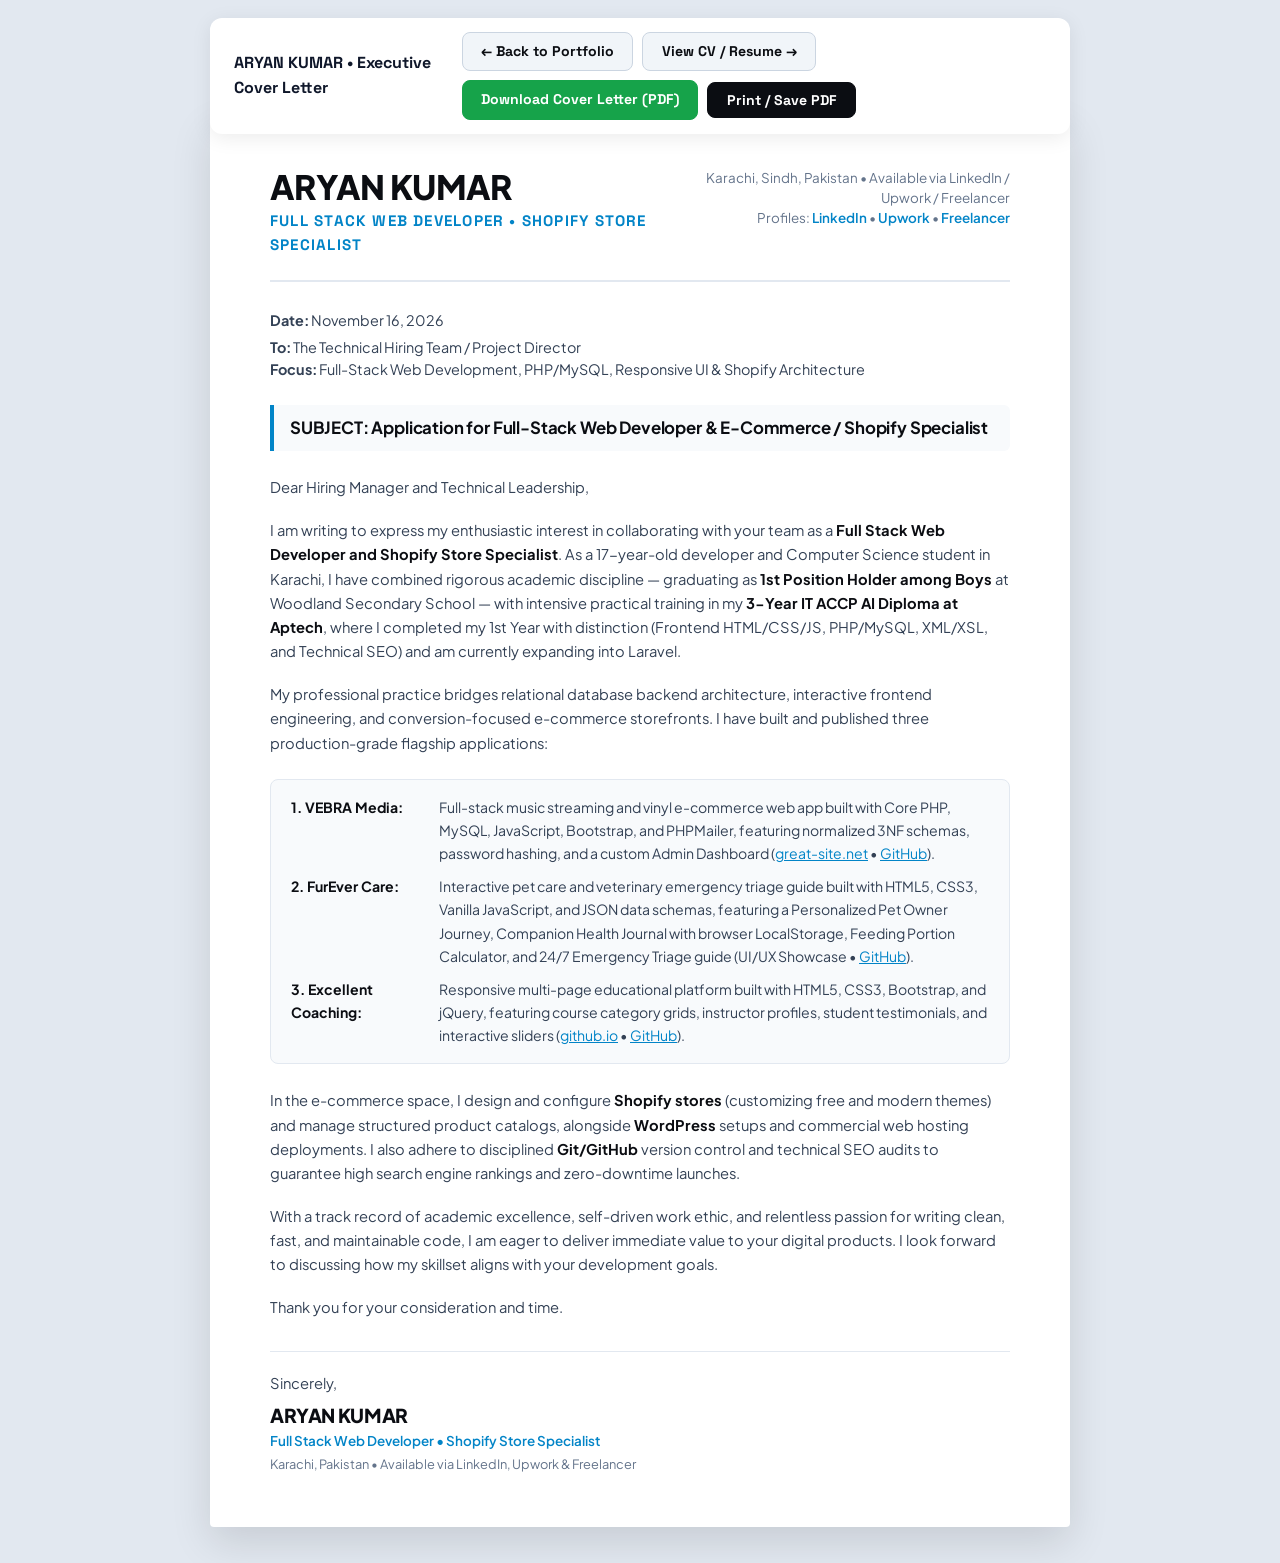
<file: cover-letter.html>
<!DOCTYPE html>
<html lang="en">
<head>
    <meta charset="UTF-8">
    <meta name="viewport" content="width=device-width, initial-scale=1.0">
    <title>ARYAN KUMAR — Executive Cover Letter | Full Stack Web &amp; E-Commerce Developer</title>
    <meta name="description" content="Professional Cover Letter of ARYAN KUMAR — Full Stack Web Developer and Shopify Specialist based in Karachi, Pakistan.">

    <!-- Favicon -->
    <link rel="shortcut icon" href="data:image/svg+xml,<svg xmlns='http://www.w3.org/2000/svg' viewBox='0 0 100 100'><rect width='100' height='100' rx='20' fill='%230f172a'/><text x='50%' y='68%' font-family='sans-serif' font-weight='900' font-size='56' fill='%23c8f558' text-anchor='middle'>A.</text></svg>">

    <!-- Fonts: Plus Jakarta Sans, Space Grotesk, JetBrains Mono -->
    <link rel="preconnect" href="https://fonts.googleapis.com">
    <link rel="preconnect" href="https://fonts.gstatic.com" crossorigin>
    <link href="https://fonts.googleapis.com/css2?family=JetBrains+Mono:wght@400;500;600&family=Plus+Jakarta+Sans:wght@400;500;600;700;800&family=Space+Grotesk:wght@600;700;800&display=swap" rel="stylesheet">

    <style>
        :root {
            --navy-bg: #0b0d12;
            --navy-surface: #13161f;
            --lime-accent: #c8f558;
            --text-dark: #0f172a;
            --text-body: #334155;
            --text-muted: #64748b;
        }

        * {
            box-sizing: border-box;
            margin: 0;
            padding: 0;
        }

        body {
            background-color: #e2e8f0;
            font-family: 'Plus Jakarta Sans', sans-serif;
            color: var(--text-dark);
            line-height: 1.55;
            -webkit-font-smoothing: antialiased;
            padding: 2.25rem 1rem;
        }

        /* Top Action Bar (Screen Only) */
        .action-bar {
            max-width: 860px;
            margin: 0 auto 1.25rem auto;
            display: flex;
            justify-content: space-between;
            align-items: center;
            background: #ffffff;
            padding: 0.85rem 1.5rem;
            border-radius: 12px;
            box-shadow: 0 4px 20px rgba(0, 0, 0, 0.08);
        }
        .action-bar a,
        .action-bar button {
            display: inline-flex;
            align-items: center;
            gap: 0.5rem;
            font-family: 'Space Grotesk', sans-serif;
            font-size: 0.88rem;
            font-weight: 700;
            text-decoration: none;
            padding: 0.5rem 1.15rem;
            border-radius: 8px;
            cursor: pointer;
            transition: all 0.2s ease;
        }
        .btn-print {
            background: var(--navy-bg);
            color: #ffffff;
            border: 1px solid var(--navy-bg);
        }
        .btn-print:hover {
            background: #1e293b;
            box-shadow: 0 4px 12px rgba(15, 23, 42, 0.25);
        }
        .btn-sec {
            background: #f1f5f9;
            color: var(--navy-bg);
            border: 1px solid #cbd5e1;
        }
        .btn-sec:hover {
            background: #e2e8f0;
        }
        .btn-download-pdf {
            background: #16a34a;
            color: #ffffff;
            border: 1px solid #16a34a;
        }
        .btn-download-pdf:hover {
            background: #15803d;
            box-shadow: 0 4px 12px rgba(22, 163, 74, 0.25);
        }

        /* Cover Letter Sheet */
        .letter-sheet {
            max-width: 860px;
            margin: 0 auto;
            background: #ffffff;
            box-shadow: 0 15px 40px rgba(0, 0, 0, 0.12);
            border-radius: 4px;
            overflow: hidden;
            padding: 3.25rem 3.75rem;
        }

        /* Header Block */
        .letter-header {
            display: flex;
            justify-content: space-between;
            align-items: flex-start;
            border-bottom: 2px solid #e2e8f0;
            padding-bottom: 1.5rem;
            margin-bottom: 1.75rem;
        }

        .sender-name {
            font-family: 'Plus Jakarta Sans', sans-serif;
            font-size: 2.1rem;
            font-weight: 800;
            color: var(--navy-bg);
            letter-spacing: -0.02em;
            line-height: 1.1;
        }

        .sender-role {
            font-family: 'Space Grotesk', sans-serif;
            font-size: 0.95rem;
            font-weight: 700;
            color: #0284c7;
            text-transform: uppercase;
            letter-spacing: 0.08em;
            margin-top: 0.25rem;
        }

        .sender-meta {
            text-align: right;
            font-size: 0.84rem;
            color: var(--text-muted);
            line-height: 1.5;
        }

        .sender-meta a {
            color: #0284c7;
            text-decoration: none;
            font-weight: 600;
        }

        /* Recipient Block */
        .recipient-block {
            margin-bottom: 1.5rem;
            font-size: 0.9rem;
            color: var(--text-body);
            line-height: 1.5;
        }

        .letter-subject {
            font-family: 'Plus Jakarta Sans', sans-serif;
            font-size: 1.05rem;
            font-weight: 700;
            color: var(--navy-bg);
            background: #f8fafc;
            border-left: 4px solid #0284c7;
            padding: 0.65rem 1rem;
            margin-bottom: 1.5rem;
            border-radius: 0 6px 6px 0;
            letter-spacing: -0.01em;
        }

        /* Letter Body */
        .letter-body {
            display: flex;
            flex-direction: column;
            gap: 1.15rem;
            font-size: 0.92rem;
            color: var(--text-body);
            line-height: 1.65;
        }

        .letter-body p strong {
            color: var(--navy-bg);
        }

        .project-callout-box {
            background: #f8fafc;
            border: 1px solid #e2e8f0;
            border-radius: 8px;
            padding: 1rem 1.25rem;
            display: flex;
            flex-direction: column;
            gap: 0.6rem;
            margin: 0.35rem 0;
        }

        .project-callout-item {
            display: flex;
            align-items: baseline;
            gap: 0.5rem;
            font-size: 0.88rem;
        }

        .project-callout-item strong {
            color: var(--navy-bg);
            font-family: 'Plus Jakarta Sans', sans-serif;
            font-weight: 700;
            min-width: 140px;
        }

        /* Sign-off */
        .letter-signoff {
            margin-top: 2rem;
            border-top: 1px solid #e2e8f0;
            padding-top: 1.25rem;
        }

        .signoff-name {
            font-family: 'Plus Jakarta Sans', sans-serif;
            font-size: 1.2rem;
            font-weight: 800;
            color: var(--navy-bg);
            letter-spacing: -0.02em;
            margin-top: 0.4rem;
        }

        .signoff-sub {
            font-size: 0.84rem;
            color: #0284c7;
            font-weight: 600;
        }

        /* Print Media Styles: Guaranteed 1-Page A4 Fit */
        @media print {
            @page {
                size: A4 portrait;
                margin: 0;
            }
            html, body {
                width: 210mm !important;
                height: 297mm !important;
                max-height: 297mm !important;
                margin: 0 !important;
                padding: 0 !important;
                background: #ffffff !important;
                overflow: hidden !important;
                -webkit-print-color-adjust: exact !important;
                print-color-adjust: exact !important;
            }
            .action-bar {
                display: none !important;
            }
            .letter-sheet {
                margin-top: 0 !important;
            }
            .letter-sheet {
                box-shadow: none !important;
                border: none !important;
                border-radius: 0 !important;
                width: 210mm !important;
                height: 297mm !important;
                max-height: 297mm !important;
                min-height: 297mm !important;
                padding: 14mm 18mm !important;
                overflow: hidden !important;
                page-break-after: avoid !important;
                page-break-inside: avoid !important;
            }
            .letter-header {
                padding-bottom: 0.65rem !important;
                margin-bottom: 0.75rem !important;
            }
            .sender-name {
                font-size: 1.65rem !important;
            }
            .sender-role {
                font-size: 0.78rem !important;
                margin-top: 0.1rem !important;
            }
            .sender-meta {
                font-size: 0.70rem !important;
                line-height: 1.3 !important;
            }
            .recipient-block {
                margin-bottom: 0.65rem !important;
                font-size: 0.76rem !important;
                line-height: 1.3 !important;
            }
            .letter-subject {
                font-size: 0.84rem !important;
                padding: 0.35rem 0.65rem !important;
                margin-bottom: 0.65rem !important;
            }
            .letter-body {
                gap: 0.55rem !important;
                font-size: 0.77rem !important;
                line-height: 1.4 !important;
            }
            .project-callout-box {
                padding: 0.45rem 0.65rem !important;
                gap: 0.25rem !important;
                margin: 0.15rem 0 !important;
            }
            .project-callout-item {
                font-size: 0.74rem !important;
            }
            .project-callout-item strong {
                min-width: 110px !important;
            }
            .letter-signoff {
                margin-top: 0.85rem !important;
                padding-top: 0.65rem !important;
            }
            .signoff-name {
                font-size: 1rem !important;
                margin-top: 0.2rem !important;
            }
            .signoff-sub {
                font-size: 0.72rem !important;
            }
        }

        @media (max-width: 768px) {
            .letter-sheet {
                padding: 2rem 1.5rem;
            }
            .letter-header {
                flex-direction: column;
                gap: 1rem;
            }
            .sender-meta {
                text-align: left;
            }
            .action-bar {
                flex-direction: column;
                gap: 0.75rem;
            }
        }
    </style>
</head>
<body>

    <!-- Top Action Bar (Hidden in Print) -->
    <header class="action-bar" style="position: fixed; top: 18px; z-index: 9999; opacity: 1; visibility: visible; left: 50%; transform: translateX(-50%); width: calc(100% - 2rem); max-width: 860px;">
        <div style="display: flex; align-items: center; gap: 0.65rem;">
            <strong style="font-family: 'Space Grotesk', sans-serif; font-size: 1rem; color: #0f172a;">ARYAN KUMAR &bull; Executive Cover Letter</strong>
        </div>
        <div style="display: flex; flex-wrap: wrap; gap: 0.55rem; align-items: center;">
            <a href="index.html" class="btn-sec">
                <span>&larr; Back to Portfolio</span>
            </a>
            <a href="cv.html" class="btn-sec">
                <span>View CV / Resume &rarr;</span>
            </a>
            <a href="./Aryan_Kumar_Cover_Letter.pdf" download="Aryan_Kumar_Cover_Letter.pdf" class="btn-download-pdf">
                <span>Download Cover Letter (PDF)</span>
            </a>
            <button type="button" class="btn-print" onclick="window.print()">
                <span>Print / Save PDF</span>
            </button>
        </div>
    </header>

    <!-- Main Cover Letter Sheet -->
    <main class="letter-sheet" style="margin-top: 5rem;">
        
        <!-- Header -->
        <header class="letter-header">
            <div>
                <h1 class="sender-name">ARYAN KUMAR</h1>
                <div class="sender-role">Full Stack Web Developer &bull; Shopify Store Specialist</div>
            </div>
            <div class="sender-meta">
                <div>Karachi, Sindh, Pakistan &bull; Available via LinkedIn / Upwork / Freelancer</div>
                <div>Profiles: <a href="https://www.linkedin.com/in/aryan-kumar-99681443a/" target="_blank" rel="noopener noreferrer">LinkedIn</a> &bull; <a href="https://www.upwork.com/freelancers/~01c5ace242e3d3f9a1?viewMode=1" target="_blank" rel="noopener noreferrer">Upwork</a> &bull; <a href="https://www.freelancer.com/u/aryankumardev" target="_blank" rel="noopener noreferrer">Freelancer</a></div>
            </div>
        </header>

        <!-- Recipient & Date Block -->
        <section class="recipient-block">
            <div><strong>Date:</strong> November 16, 2026</div>
            <div style="margin-top: 0.35rem;">
                <strong>To:</strong> The Technical Hiring Team / Project Director<br>
                <strong>Focus:</strong> Full-Stack Web Development, PHP/MySQL, Responsive UI &amp; Shopify Architecture
            </div>
        </section>

        <!-- Subject Line -->
        <div class="letter-subject">
            SUBJECT: Application for Full-Stack Web Developer &amp; E-Commerce / Shopify Specialist
        </div>

        <!-- Body Paragraphs -->
        <section class="letter-body">
            <p>
                Dear Hiring Manager and Technical Leadership,
            </p>

            <p>
                I am writing to express my enthusiastic interest in collaborating with your team as a <strong>Full Stack Web Developer and Shopify Store Specialist</strong>. As a 17-year-old developer and Computer Science student in Karachi, I have combined rigorous academic discipline &mdash; graduating as <strong>1st Position Holder among Boys</strong> at Woodland Secondary School &mdash; with intensive practical training in my <strong>3-Year IT ACCP AI Diploma at Aptech</strong>, where I completed my 1st Year with distinction (Frontend HTML/CSS/JS, PHP/MySQL, XML/XSL, and Technical SEO) and am currently expanding into Laravel.
            </p>

            <p>
                My professional practice bridges relational database backend architecture, interactive frontend engineering, and conversion-focused e-commerce storefronts. I have built and published three production-grade flagship applications:
            </p>

            <div class="project-callout-box">
                <div class="project-callout-item">
                    <strong>1. VEBRA Media:</strong>
                    <span>Full-stack music streaming and vinyl e-commerce web app built with Core PHP, MySQL, JavaScript, Bootstrap, and PHPMailer, featuring normalized 3NF schemas, password hashing, and a custom Admin Dashboard (<a href="https://vebraofficial.great-site.net/" target="_blank" rel="noopener noreferrer" style="color: #0284c7;">great-site.net</a> &bull; <a href="https://github.com" target="_blank" rel="noopener noreferrer" style="color: #0284c7;">GitHub</a>).</span>
                </div>
                <div class="project-callout-item">
                    <strong>2. FurEver Care:</strong>
                    <span>Interactive pet care and veterinary emergency triage guide built with HTML5, CSS3, Vanilla JavaScript, and JSON data schemas, featuring a Personalized Pet Owner Journey, Companion Health Journal with browser LocalStorage, Feeding Portion Calculator, and 24/7 Emergency Triage guide (UI/UX Showcase &bull; <a href="https://github.com" target="_blank" rel="noopener noreferrer" style="color: #0284c7;">GitHub</a>).</span>
                </div>
                <div class="project-callout-item">
                    <strong>3. Excellent Coaching:</strong>
                    <span>Responsive multi-page educational platform built with HTML5, CSS3, Bootstrap, and jQuery, featuring course category grids, instructor profiles, student testimonials, and interactive sliders (<a href="https://aryankumar-netizen.github.io/Excellent_Coaching/" target="_blank" rel="noopener noreferrer" style="color: #0284c7;">github.io</a> &bull; <a href="https://github.com" target="_blank" rel="noopener noreferrer" style="color: #0284c7;">GitHub</a>).</span>
                </div>
            </div>

            <p>
                In the e-commerce space, I design and configure <strong>Shopify stores</strong> (customizing free and modern themes) and manage structured product catalogs, alongside <strong>WordPress</strong> setups and commercial web hosting deployments. I also adhere to disciplined <strong>Git/GitHub</strong> version control and technical SEO audits to guarantee high search engine rankings and zero-downtime launches.
            </p>

            <p>
                With a track record of academic excellence, self-driven work ethic, and relentless passion for writing clean, fast, and maintainable code, I am eager to deliver immediate value to your digital products. I look forward to discussing how my skillset aligns with your development goals.
            </p>

            <p>
                Thank you for your consideration and time.
            </p>
        </section>

        <!-- Sign-off Block -->
        <footer class="letter-signoff">
            <div style="font-size: 0.92rem; color: var(--text-body);">Sincerely,</div>
            <div class="signoff-name">ARYAN KUMAR</div>
            <div class="signoff-sub">Full Stack Web Developer &bull; Shopify Store Specialist</div>
            <div style="font-size: 0.8rem; color: var(--text-muted); margin-top: 0.2rem;">
                Karachi, Pakistan &bull; Available via LinkedIn, Upwork &amp; Freelancer
            </div>
        </footer>

    </main>

</body>
</html>
</file>
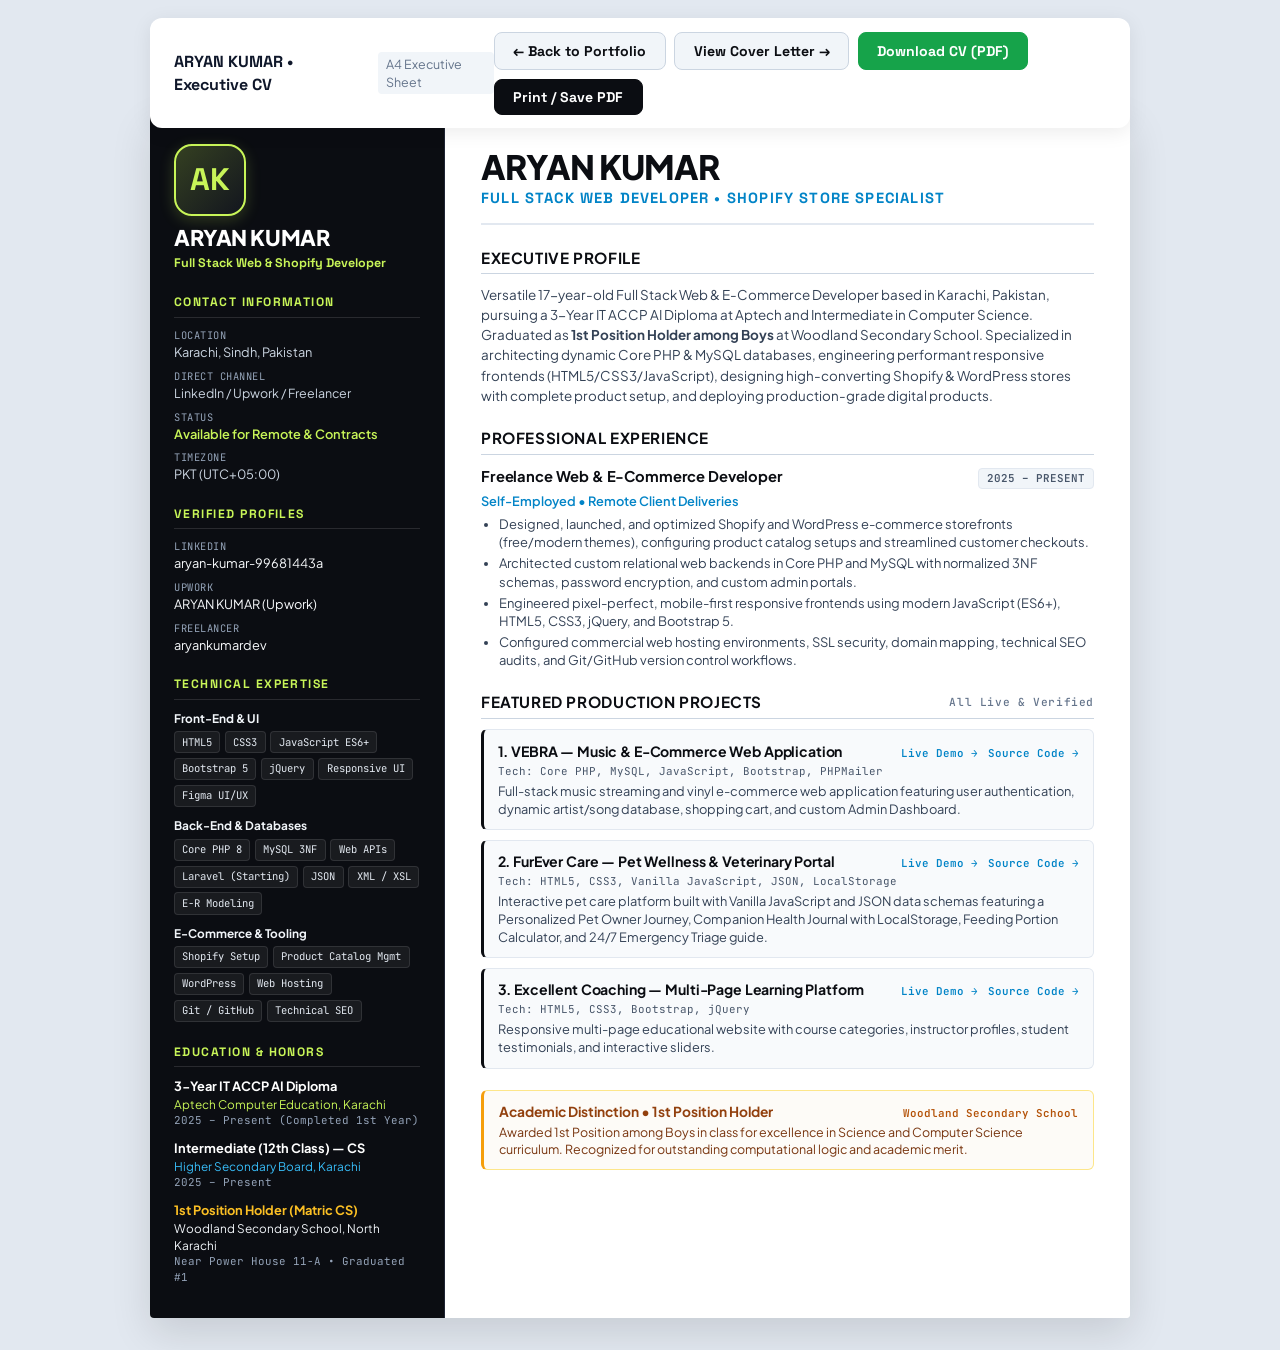
<file: cv.html>
<!DOCTYPE html>
<html lang="en">
<head>
    <meta charset="UTF-8">
    <meta name="viewport" content="width=device-width, initial-scale=1.0">
    <title>ARYAN KUMAR — Executive CV / Resume | Full Stack Web &amp; E-Commerce Developer</title>
    <meta name="description" content="Executive CV / Resume of ARYAN KUMAR — Full Stack Web Developer and Shopify Specialist based in Karachi, Pakistan.">

    <!-- Favicon -->
    <link rel="shortcut icon" href="data:image/svg+xml,<svg xmlns='http://www.w3.org/2000/svg' viewBox='0 0 100 100'><rect width='100' height='100' rx='20' fill='%230f172a'/><text x='50%' y='68%' font-family='sans-serif' font-weight='900' font-size='56' fill='%23c8f558' text-anchor='middle'>A.</text></svg>">

    <!-- Fonts: Plus Jakarta Sans, Space Grotesk, JetBrains Mono -->
    <link rel="preconnect" href="https://fonts.googleapis.com">
    <link rel="preconnect" href="https://fonts.gstatic.com" crossorigin>
    <link href="https://fonts.googleapis.com/css2?family=JetBrains+Mono:wght@400;500;600&family=Plus+Jakarta+Sans:wght@400;500;600;700;800&family=Space+Grotesk:wght@600;700;800&display=swap" rel="stylesheet">

    <style>
        :root {
            --navy-bg: #0b0d12;
            --navy-surface: #13161f;
            --navy-border: #1f2433;
            --lime-accent: #c8f558;
            --gold-accent: #fbbf24;
            --text-dark: #0f172a;
            --text-body: #334155;
            --text-muted: #64748b;
            --text-light: #f8fafc;
            --sidebar-width: 295px;
        }

        * {
            box-sizing: border-box;
            margin: 0;
            padding: 0;
        }

        body {
            background-color: #e2e8f0;
            font-family: 'Plus Jakarta Sans', sans-serif;
            color: var(--text-dark);
            line-height: 1.45;
            -webkit-font-smoothing: antialiased;
            padding: 2rem 1rem;
        }

        /* Top Action Bar (Screen Only) */
        .cv-action-bar {
            max-width: 980px;
            margin: 0 auto 1.25rem auto;
            display: flex;
            justify-content: space-between;
            align-items: center;
            background: #ffffff;
            padding: 0.85rem 1.5rem;
            border-radius: 12px;
            box-shadow: 0 4px 20px rgba(0, 0, 0, 0.08);
        }
        .cv-action-bar a,
        .cv-action-bar button {
            display: inline-flex;
            align-items: center;
            gap: 0.5rem;
            font-family: 'Space Grotesk', sans-serif;
            font-size: 0.88rem;
            font-weight: 700;
            text-decoration: none;
            padding: 0.5rem 1.15rem;
            border-radius: 8px;
            cursor: pointer;
            transition: all 0.2s ease;
        }
        .btn-print {
            background: var(--navy-bg);
            color: #ffffff;
            border: 1px solid var(--navy-bg);
        }
        .btn-print:hover {
            background: #1e293b;
            box-shadow: 0 4px 12px rgba(15, 23, 42, 0.25);
        }
        .btn-link-sec {
            background: #f1f5f9;
            color: var(--navy-bg);
            border: 1px solid #cbd5e1;
        }
        .btn-link-sec:hover {
            background: #e2e8f0;
        }
        .btn-download-pdf {
            background: #16a34a;
            color: #ffffff;
            border: 1px solid #16a34a;
        }
        .btn-download-pdf:hover {
            background: #15803d;
            box-shadow: 0 4px 12px rgba(22, 163, 74, 0.25);
        }

        /* CV Sheet (A4 Dimensions) */
        .cv-sheet {
            max-width: 980px;
            margin: 0 auto;
            background: #ffffff;
            box-shadow: 0 15px 40px rgba(0, 0, 0, 0.12);
            border-radius: 4px;
            overflow: hidden;
            display: grid;
            grid-template-columns: var(--sidebar-width) 1fr;
            min-height: 1120px;
        }

        /* Left Column: Dark Charcoal Sidebar */
        .cv-sidebar {
            background: var(--navy-bg);
            color: var(--text-light);
            padding: 2rem 1.5rem;
            display: flex;
            flex-direction: column;
            gap: 1.35rem;
            border-right: 1px solid var(--navy-border);
        }

        .avatar-monogram {
            width: 72px;
            height: 72px;
            border-radius: 18px;
            background: linear-gradient(135deg, rgba(200, 245, 88, 0.22), rgba(19, 22, 31, 0.95));
            border: 2px solid var(--lime-accent);
            display: flex;
            align-items: center;
            justify-content: center;
            font-family: 'Space Grotesk', sans-serif;
            font-size: 1.95rem;
            font-weight: 800;
            color: var(--lime-accent);
            margin-bottom: 0.65rem;
            box-shadow: 0 4px 15px rgba(200, 245, 88, 0.2);
        }

        .sidebar-section-title {
            font-family: 'Space Grotesk', sans-serif;
            font-size: 0.76rem;
            font-weight: 700;
            text-transform: uppercase;
            letter-spacing: 0.12em;
            color: var(--lime-accent);
            padding-bottom: 0.3rem;
            border-bottom: 1px solid rgba(255, 255, 255, 0.12);
            margin-bottom: 0.65rem;
            display: flex;
            align-items: center;
            gap: 0.4rem;
        }

        .sidebar-list {
            list-style: none;
            display: flex;
            flex-direction: column;
            gap: 0.45rem;
            font-size: 0.8rem;
            color: #cbd5e1;
        }

        .sidebar-item-label {
            display: block;
            font-family: 'JetBrains Mono', monospace;
            font-size: 0.65rem;
            color: #94a3b8;
            text-transform: uppercase;
            letter-spacing: 0.05em;
        }

        .sidebar-link {
            color: #f8fafc;
            text-decoration: none;
            transition: color 0.15s ease;
            word-break: break-all;
        }
        .sidebar-link:hover {
            color: var(--lime-accent);
        }

        .skills-group {
            margin-bottom: 0.65rem;
        }
        .skills-group:last-child {
            margin-bottom: 0;
        }
        .skills-group-title {
            font-size: 0.74rem;
            font-weight: 700;
            color: #f1f5f9;
            margin-bottom: 0.25rem;
        }
        .skill-tags-cloud {
            display: flex;
            flex-wrap: wrap;
            gap: 0.3rem;
        }
        .cv-skill-pill {
            font-family: 'JetBrains Mono', monospace;
            font-size: 0.66rem;
            background: rgba(255, 255, 255, 0.06);
            border: 1px solid rgba(255, 255, 255, 0.1);
            color: #e2e8f0;
            padding: 0.15rem 0.45rem;
            border-radius: 4px;
        }

        /* Right Column: Clean White Main Content */
        .cv-main {
            padding: 2.25rem 2.25rem;
            background: #ffffff;
            display: flex;
            flex-direction: column;
            gap: 1.35rem;
        }

        .header-title-block {
            border-bottom: 2px solid #e2e8f0;
            padding-bottom: 0.85rem;
        }
        .cv-candidate-name {
            font-family: 'Plus Jakarta Sans', sans-serif;
            font-size: 2.1rem;
            font-weight: 800;
            color: var(--navy-bg);
            letter-spacing: -0.03em;
            line-height: 1.1;
        }
        .cv-candidate-title {
            font-family: 'Space Grotesk', sans-serif;
            font-size: 0.92rem;
            font-weight: 700;
            color: #0284c7;
            text-transform: uppercase;
            letter-spacing: 0.08em;
            margin-top: 0.2rem;
        }

        .section-header {
            font-family: 'Plus Jakarta Sans', sans-serif;
            font-size: 0.95rem;
            font-weight: 700;
            color: var(--navy-bg);
            text-transform: uppercase;
            letter-spacing: 0.04em;
            padding-bottom: 0.3rem;
            border-bottom: 1.5px solid #cbd5e1;
            margin-bottom: 0.65rem;
            display: flex;
            align-items: center;
            justify-content: space-between;
        }

        .summary-text {
            font-size: 0.84rem;
            color: var(--text-body);
            line-height: 1.5;
        }

        /* Experience Timeline Entries */
        .cv-timeline-entry {
            margin-bottom: 0.75rem;
        }
        .cv-timeline-entry:last-child {
            margin-bottom: 0;
        }
        .entry-top-line {
            display: flex;
            justify-content: space-between;
            align-items: baseline;
            margin-bottom: 0.15rem;
        }
        .entry-role-title {
            font-family: 'Plus Jakarta Sans', sans-serif;
            font-size: 0.92rem;
            font-weight: 700;
            color: var(--navy-bg);
            letter-spacing: -0.01em;
        }
        .entry-date-badge {
            font-family: 'JetBrains Mono', monospace;
            font-size: 0.68rem;
            font-weight: 600;
            background: #f1f5f9;
            color: #475569;
            padding: 0.12rem 0.5rem;
            border-radius: 4px;
            border: 1px solid #e2e8f0;
        }
        .entry-company-sub {
            font-size: 0.8rem;
            color: #0284c7;
            font-weight: 600;
            margin-bottom: 0.3rem;
        }
        .entry-bullet-list {
            padding-left: 1.15rem;
            font-size: 0.81rem;
            color: var(--text-body);
            display: flex;
            flex-direction: column;
            gap: 0.2rem;
            line-height: 1.4;
        }

        /* Project Cards in Resume */
        .project-cv-item {
            background: #f8fafc;
            border: 1px solid #e2e8f0;
            border-left: 3px solid var(--navy-bg);
            border-radius: 6px;
            padding: 0.65rem 0.85rem;
            margin-bottom: 0.6rem;
        }
        .project-cv-item:last-child {
            margin-bottom: 0;
        }
        .project-cv-header {
            display: flex;
            justify-content: space-between;
            align-items: baseline;
            margin-bottom: 0.15rem;
        }
        .project-cv-name {
            font-family: 'Plus Jakarta Sans', sans-serif;
            font-size: 0.88rem;
            font-weight: 700;
            color: var(--navy-bg);
            letter-spacing: -0.01em;
        }
        .project-cv-links {
            font-family: 'JetBrains Mono', monospace;
            font-size: 0.68rem;
            display: flex;
            gap: 0.65rem;
        }
        .project-cv-links a {
            color: #0284c7;
            text-decoration: none;
            font-weight: 600;
        }
        .project-cv-links a:hover {
            text-decoration: underline;
        }
        .project-cv-tech {
            font-family: 'JetBrains Mono', monospace;
            font-size: 0.68rem;
            color: #475569;
            margin-bottom: 0.2rem;
        }
        .project-cv-desc {
            font-size: 0.80rem;
            color: var(--text-body);
            line-height: 1.4;
        }

        /* Print Media Styles: Guaranteed 1-Page A4 Fit */
        @media print {
            @page {
                size: A4 portrait;
                margin: 0;
            }
            html, body {
                width: 210mm !important;
                height: 297mm !important;
                max-height: 297mm !important;
                margin: 0 !important;
                padding: 0 !important;
                background: #ffffff !important;
                overflow: hidden !important;
                -webkit-print-color-adjust: exact !important;
                print-color-adjust: exact !important;
            }
            .cv-action-bar {
                display: none !important;
            }
            .cv-sheet {
                margin-top: 0 !important;
            }
            .cv-sheet {
                box-shadow: none !important;
                border: none !important;
                border-radius: 0 !important;
                width: 210mm !important;
                height: 297mm !important;
                max-height: 297mm !important;
                min-height: 297mm !important;
                margin: 0 !important;
                overflow: hidden !important;
                grid-template-columns: 240px 1fr !important;
                page-break-after: avoid !important;
                page-break-inside: avoid !important;
            }
            .cv-sidebar {
                padding: 14px 12px !important;
                gap: 10px !important;
            }
            .avatar-monogram {
                width: 58px !important;
                height: 58px !important;
                font-size: 1.55rem !important;
                margin-bottom: 0.35rem !important;
            }
            .cv-sidebar h2 {
                font-size: 1.15rem !important;
            }
            .sidebar-section-title {
                font-size: 0.68rem !important;
                padding-bottom: 0.15rem !important;
                margin-bottom: 0.35rem !important;
            }
            .sidebar-list {
                gap: 0.3rem !important;
                font-size: 0.70rem !important;
            }
            .skills-group {
                margin-bottom: 0.35rem !important;
            }
            .skills-group-title {
                font-size: 0.65rem !important;
                margin-bottom: 0.15rem !important;
            }
            .cv-skill-pill {
                font-size: 0.58rem !important;
                padding: 0.08rem 0.35rem !important;
            }
            .cv-main {
                padding: 16px 18px !important;
                gap: 9px !important;
            }
            .header-title-block {
                padding-bottom: 0.4rem !important;
            }
            .cv-candidate-name {
                font-size: 1.7rem !important;
            }
            .cv-candidate-title {
                font-size: 0.76rem !important;
                margin-top: 0.1rem !important;
            }
            .section-header {
                font-size: 0.82rem !important;
                padding-bottom: 0.15rem !important;
                margin-bottom: 0.35rem !important;
            }
            .summary-text {
                font-size: 0.75rem !important;
                line-height: 1.34 !important;
            }
            .cv-timeline-entry {
                margin-bottom: 0.4rem !important;
            }
            .entry-role-title {
                font-size: 0.82rem !important;
            }
            .entry-date-badge {
                font-size: 0.64rem !important;
                padding: 0.08rem 0.35rem !important;
            }
            .entry-company-sub {
                font-size: 0.72rem !important;
                margin-bottom: 0.15rem !important;
            }
            .entry-bullet-list {
                font-size: 0.73rem !important;
                gap: 0.12rem !important;
                line-height: 1.32 !important;
            }
            .project-cv-item {
                padding: 0.4rem 0.65rem !important;
                margin-bottom: 0.35rem !important;
            }
            .project-cv-name {
                font-size: 0.80rem !important;
            }
            .project-cv-links {
                font-size: 0.64rem !important;
            }
            .project-cv-tech {
                font-size: 0.64rem !important;
                margin-bottom: 0.12rem !important;
            }
            .project-cv-desc {
                font-size: 0.72rem !important;
                line-height: 1.3 !important;
            }
        }

        @media (max-width: 768px) {
            .cv-sheet {
                grid-template-columns: 1fr;
            }
            .cv-action-bar {
                flex-direction: column;
                gap: 0.75rem;
            }
        }
    </style>
</head>
<body>

    <!-- Top Action Bar (Hidden in Print) -->
    <header class="cv-action-bar" style="position: fixed; top: 18px; z-index: 9999; opacity: 1; visibility: visible; left: 50%; transform: translateX(-50%); width: calc(100% - 2rem); max-width: 980px;">
        <div style="display: flex; align-items: center; gap: 0.65rem;">
            <strong style="font-family: 'Space Grotesk', sans-serif; font-size: 1rem; color: #0f172a;">ARYAN KUMAR &bull; Executive CV</strong>
            <span style="font-size: 0.78rem; color: #64748b; background: #f1f5f9; padding: 0.2rem 0.5rem; border-radius: 4px;">A4 Executive Sheet</span>
        </div>
        <div style="display: flex; flex-wrap: wrap; gap: 0.55rem; align-items: center;">
            <a href="index.html" class="btn-link-sec">
                <span>&larr; Back to Portfolio</span>
            </a>
            <a href="cover-letter.html" class="btn-link-sec">
                <span>View Cover Letter &rarr;</span>
            </a>
            <a href="./Aryan_Kumar_CV_Resume.pdf" download="Aryan_Kumar_CV_Resume.pdf" class="btn-download-pdf">
                <span>Download CV (PDF)</span>
            </a>
            <button type="button" class="btn-print" onclick="window.print()">
                <span>Print / Save PDF</span>
            </button>
        </div>
    </header>

    <!-- Main CV Sheet -->
    <main class="cv-sheet" style="margin-top: 5rem;">
        
        <!-- ==========================================================================
             LEFT COLUMN: DARK CHARCOAL SIDEBAR
             ========================================================================== -->
        <aside class="cv-sidebar">
            
            <!-- AK Monogram & Header -->
            <div>
                <div class="avatar-monogram">
                    AK
                </div>
                <h2 style="font-family: 'Plus Jakarta Sans', sans-serif; font-size: 1.35rem; font-weight: 800; color: #ffffff; line-height: 1.15; letter-spacing: -0.02em;">
                    ARYAN KUMAR
                </h2>
                <div style="font-size: 0.78rem; color: var(--lime-accent); font-weight: 700; margin-top: 0.2rem; font-family: 'Space Grotesk', sans-serif;">
                    Full Stack Web &amp; Shopify Developer
                </div>
            </div>

            <!-- Contact Information -->
            <div>
                <div class="sidebar-section-title">Contact Information</div>
                <ul class="sidebar-list">
                    <li>
                        <span class="sidebar-item-label">Location</span>
                        <span>Karachi, Sindh, Pakistan</span>
                    </li>
                    <li>
                        <span class="sidebar-item-label">Direct Channel</span>
                        <span style="color: #cbd5e1; font-size: 0.78rem;">LinkedIn / Upwork / Freelancer</span>
                    </li>
                    <li>
                        <span class="sidebar-item-label">Status</span>
                        <span style="color: var(--lime-accent); font-weight: 600;">Available for Remote &amp; Contracts</span>
                    </li>
                    <li>
                        <span class="sidebar-item-label">Timezone</span>
                        <span>PKT (UTC+05:00)</span>
                    </li>
                </ul>
            </div>

            <!-- Verified Profiles -->
            <div>
                <div class="sidebar-section-title">Verified Profiles</div>
                <ul class="sidebar-list">
                    <li>
                        <span class="sidebar-item-label">LinkedIn</span>
                        <a href="https://www.linkedin.com/in/aryan-kumar-99681443a/" target="_blank" rel="noopener noreferrer" class="sidebar-link">aryan-kumar-99681443a</a>
                    </li>
                    <li>
                        <span class="sidebar-item-label">Upwork</span>
                        <a href="https://www.upwork.com/freelancers/~01c5ace242e3d3f9a1?viewMode=1" target="_blank" rel="noopener noreferrer" class="sidebar-link">ARYAN KUMAR (Upwork)</a>
                    </li>
                    <li>
                        <span class="sidebar-item-label">Freelancer</span>
                        <a href="https://www.freelancer.com/u/aryankumardev" target="_blank" rel="noopener noreferrer" class="sidebar-link">aryankumardev</a>
                    </li>
                </ul>
            </div>

            <!-- Categorized Technical Competencies -->
            <div>
                <div class="sidebar-section-title">Technical Expertise</div>
                
                <div class="skills-group">
                    <div class="skills-group-title">Front-End &amp; UI</div>
                    <div class="skill-tags-cloud">
                        <span class="cv-skill-pill">HTML5</span>
                        <span class="cv-skill-pill">CSS3</span>
                        <span class="cv-skill-pill">JavaScript ES6+</span>
                        <span class="cv-skill-pill">Bootstrap 5</span>
                        <span class="cv-skill-pill">jQuery</span>
                        <span class="cv-skill-pill">Responsive UI</span>
                        <span class="cv-skill-pill">Figma UI/UX</span>
                    </div>
                </div>

                <div class="skills-group">
                    <div class="skills-group-title">Back-End &amp; Databases</div>
                    <div class="skill-tags-cloud">
                        <span class="cv-skill-pill">Core PHP 8</span>
                        <span class="cv-skill-pill">MySQL 3NF</span>
                        <span class="cv-skill-pill">Web APIs</span>
                        <span class="cv-skill-pill">Laravel (Starting)</span>
                        <span class="cv-skill-pill">JSON</span>
                        <span class="cv-skill-pill">XML / XSL</span>
                        <span class="cv-skill-pill">E-R Modeling</span>
                    </div>
                </div>

                <div class="skills-group">
                    <div class="skills-group-title">E-Commerce &amp; Tooling</div>
                    <div class="skill-tags-cloud">
                        <span class="cv-skill-pill">Shopify Setup</span>
                        <span class="cv-skill-pill">Product Catalog Mgmt</span>
                        <span class="cv-skill-pill">WordPress</span>
                        <span class="cv-skill-pill">Web Hosting</span>
                        <span class="cv-skill-pill">Git / GitHub</span>
                        <span class="cv-skill-pill">Technical SEO</span>
                    </div>
                </div>
            </div>

            <!-- Education Timeline in Sidebar -->
            <div>
                <div class="sidebar-section-title">Education &amp; Honors</div>
                
                <div style="margin-bottom: 0.65rem;">
                    <div style="font-size: 0.8rem; font-weight: 700; color: #ffffff;">
                        3-Year IT ACCP AI Diploma
                    </div>
                    <div style="font-size: 0.74rem; color: var(--lime-accent);">
                        Aptech Computer Education, Karachi
                    </div>
                    <div style="font-family: 'JetBrains Mono', monospace; font-size: 0.68rem; color: #94a3b8;">
                        2025 &ndash; Present (Completed 1st Year)
                    </div>
                </div>

                <div style="margin-bottom: 0.65rem;">
                    <div style="font-size: 0.8rem; font-weight: 700; color: #ffffff;">
                        Intermediate (12th Class) &mdash; CS
                    </div>
                    <div style="font-size: 0.74rem; color: #38bdf8;">
                        Higher Secondary Board, Karachi
                    </div>
                    <div style="font-family: 'JetBrains Mono', monospace; font-size: 0.68rem; color: #94a3b8;">
                        2025 &ndash; Present
                    </div>
                </div>

                <div>
                    <div style="font-size: 0.8rem; font-weight: 700; color: var(--gold-accent);">
                        1st Position Holder (Matric CS)
                    </div>
                    <div style="font-size: 0.74rem; color: #f1f5f9;">
                        Woodland Secondary School, North Karachi
                    </div>
                    <div style="font-family: 'JetBrains Mono', monospace; font-size: 0.68rem; color: #94a3b8;">
                        Near Power House 11-A &bull; Graduated #1
                    </div>
                </div>
            </div>

        </aside>

        <!-- ==========================================================================
             RIGHT COLUMN: CRISP EXECUTIVE CONTENT
             ========================================================================== -->
        <section class="cv-main">
            
            <!-- Candidate Header -->
            <div class="header-title-block">
                <h1 class="cv-candidate-name">ARYAN KUMAR</h1>
                <div class="cv-candidate-title">Full Stack Web Developer &bull; Shopify Store Specialist</div>
            </div>

            <!-- Executive Summary -->
            <div>
                <div class="section-header">Executive Profile</div>
                <p class="summary-text">
                    Versatile 17-year-old Full Stack Web &amp; E-Commerce Developer based in Karachi, Pakistan, pursuing a 3-Year IT ACCP AI Diploma at Aptech and Intermediate in Computer Science. Graduated as <strong>1st Position Holder among Boys</strong> at Woodland Secondary School. Specialized in architecting dynamic Core PHP &amp; MySQL databases, engineering performant responsive frontends (HTML5/CSS3/JavaScript), designing high-converting Shopify &amp; WordPress stores with complete product setup, and deploying production-grade digital products.
                </p>
            </div>

            <!-- Work Experience -->
            <div>
                <div class="section-header">Professional Experience</div>
                
                <div class="cv-timeline-entry">
                    <div class="entry-top-line">
                        <span class="entry-role-title">Freelance Web &amp; E-Commerce Developer</span>
                        <span class="entry-date-badge">2025 &ndash; PRESENT</span>
                    </div>
                    <div class="entry-company-sub">Self-Employed &bull; Remote Client Deliveries</div>
                    <ul class="entry-bullet-list">
                        <li>Designed, launched, and optimized Shopify and WordPress e-commerce storefronts (free/modern themes), configuring product catalog setups and streamlined customer checkouts.</li>
                        <li>Architected custom relational web backends in Core PHP and MySQL with normalized 3NF schemas, password encryption, and custom admin portals.</li>
                        <li>Engineered pixel-perfect, mobile-first responsive frontends using modern JavaScript (ES6+), HTML5, CSS3, jQuery, and Bootstrap 5.</li>
                        <li>Configured commercial web hosting environments, SSL security, domain mapping, technical SEO audits, and Git/GitHub version control workflows.</li>
                    </ul>
                </div>
            </div>

            <!-- Featured Production Projects -->
            <div>
                <div class="section-header">
                    <span>Featured Production Projects</span>
                    <span style="font-family: 'JetBrains Mono', monospace; font-size: 0.70rem; color: #64748b; font-weight: 500; text-transform: none;">All Live &amp; Verified</span>
                </div>

                <!-- PROJECT 01 -->
                <div class="project-cv-item">
                    <div class="project-cv-header">
                        <span class="project-cv-name">1. VEBRA &mdash; Music &amp; E-Commerce Web Application</span>
                        <div class="project-cv-links">
                            <a href="https://great-site.net" target="_blank" rel="noopener noreferrer">Live Demo &rarr;</a>
                            <a href="https://github.com/Vebra-sound" target="_blank" rel="noopener noreferrer">Source Code &rarr;</a>
                        </div>
                    </div>
                    <div class="project-cv-tech">Tech: Core PHP, MySQL, JavaScript, Bootstrap, PHPMailer</div>
                    <div class="project-cv-desc">
                        Full-stack music streaming and vinyl e-commerce web application featuring user authentication, dynamic artist/song database, shopping cart, and custom Admin Dashboard.
                    </div>
                </div>

                <!-- PROJECT 02 -->
                <div class="project-cv-item">
                    <div class="project-cv-header">
                        <span class="project-cv-name">2. FurEver Care &mdash; Pet Wellness &amp; Veterinary Portal</span>
                        <div class="project-cv-links">
                            <a href="https://vercel.app" target="_blank" rel="noopener noreferrer">Live Demo &rarr;</a>
                            <a href="https://github.com/FurEver" target="_blank" rel="noopener noreferrer">Source Code &rarr;</a>
                        </div>
                    </div>
                    <div class="project-cv-tech">Tech: HTML5, CSS3, Vanilla JavaScript, JSON, LocalStorage</div>
                    <div class="project-cv-desc">
                        Interactive pet care platform built with Vanilla JavaScript and JSON data schemas featuring a Personalized Pet Owner Journey, Companion Health Journal with LocalStorage, Feeding Portion Calculator, and 24/7 Emergency Triage guide.
                    </div>
                </div>

                <!-- PROJECT 03 -->
                <div class="project-cv-item">
                    <div class="project-cv-header">
                        <span class="project-cv-name">3. Excellent Coaching &mdash; Multi-Page Learning Platform</span>
                        <div class="project-cv-links">
                            <a href="https://github.io" target="_blank" rel="noopener noreferrer">Live Demo &rarr;</a>
                            <a href="https://github.com/Excellent_Coaching" target="_blank" rel="noopener noreferrer">Source Code &rarr;</a>
                        </div>
                    </div>
                    <div class="project-cv-tech">Tech: HTML5, CSS3, Bootstrap, jQuery</div>
                    <div class="project-cv-desc">
                        Responsive multi-page educational website with course categories, instructor profiles, student testimonials, and interactive sliders.
                    </div>
                </div>
            </div>

            <!-- Academic Distinction Callout -->
            <div style="background: #fdfbf7; border: 1px solid #fde68a; border-left: 3px solid #f59e0b; border-radius: 6px; padding: 0.65rem 0.95rem;">
                <div style="display: flex; justify-content: space-between; align-items: baseline;">
                    <strong style="font-family: 'Plus Jakarta Sans', sans-serif; font-size: 0.86rem; color: #92400e;">
                        Academic Distinction &bull; 1st Position Holder
                    </strong>
                    <span style="font-family: 'JetBrains Mono', monospace; font-size: 0.68rem; color: #b45309; font-weight: 600;">
                        Woodland Secondary School
                    </span>
                </div>
                <div style="font-size: 0.78rem; color: #78350f; line-height: 1.4; margin-top: 0.15rem;">
                    Awarded 1st Position among Boys in class for excellence in Science and Computer Science curriculum. Recognized for outstanding computational logic and academic merit.
                </div>
            </div>

        </section>

    </main>

</body>
</html>
</file>
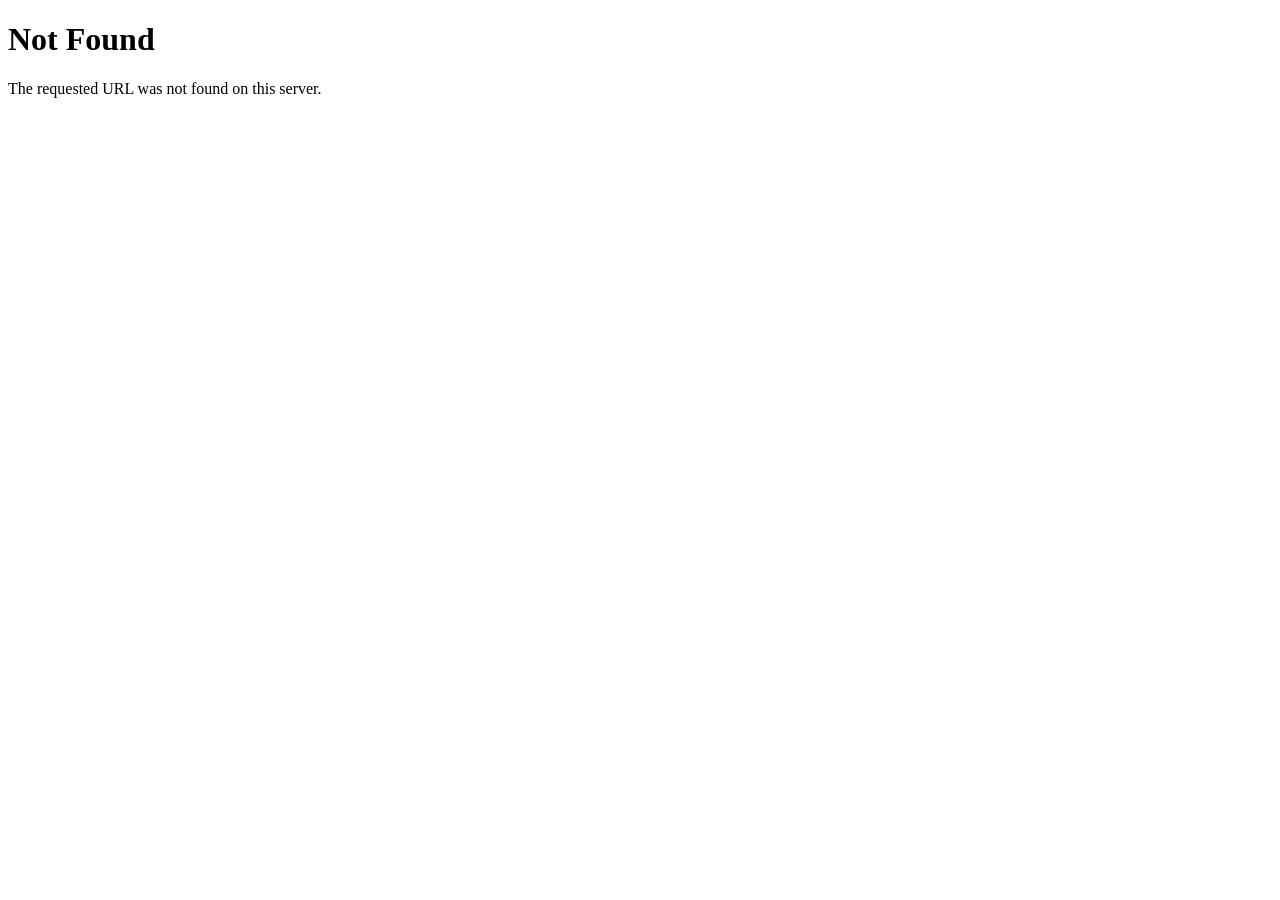
<file: assets/webfonts/icomoon0354.html>
<!DOCTYPE HTML PUBLIC "-//W3C//DTD HTML 4.01//EN" "http://www.w3.org/TR/html4/strict.dtd">
<html><head>
<title>404 Not Found</title>
</head><body>
<h1>Not Found</h1>
<p>The requested URL was not found on this server.</p>
</body></html>
</file>
